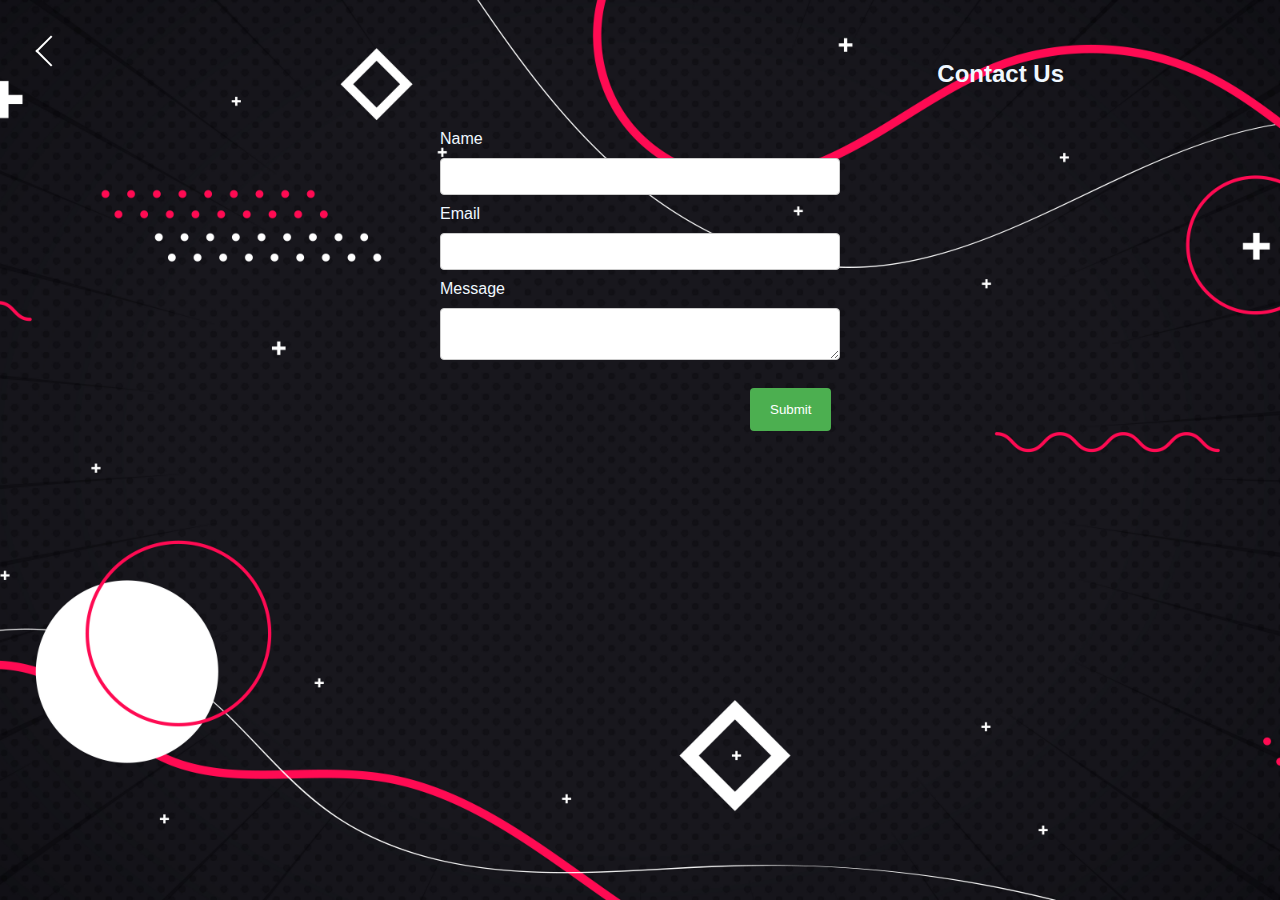
<file: contactus.html>
<!DOCTYPE html>
<html lang="en">

<head>
  <meta charset="UTF-8">
  <meta name="viewport" content="width=device-width, initial-scale=1.0">
  <link rel="website icon" type="png" href="./img/logo.png">
  <title>Contact Us</title>
  <style>
    body {
      font-family: Arial, sans-serif;
      margin: 0px;
      padding: 0px;
      background-image: url(./img/con-us-bg.jpg);
      background-position: center;
      background-repeat: no-repeat;
      background-size: cover;
      height: 100vh;
      width: 100%;
      overflow: hidden;

    }

    label,
    h2 {
      color: aliceblue;
    }

    form {
      max-width: 400px;
      margin: 0 auto;
    }

    input[type="text"],
    input[type="email"],
    textarea {
      width: 100%;
      padding: 10px;
      margin: 10px 0;
      border: 1px solid #ccc;
      border-radius: 4px;
      box-sizing: border-box;
    }

    header {
      position: relative;
      display: flex;
      justify-content: space-between;
      width: 80%;
      height: 50px;
      padding: 40px;

    }

    h2 {
      float: right;
    }

    input[type="submit"] {
      position: absolute;
      background-color: #4CAF50;
      color: rgb(255, 255, 255);
      padding: 14px 20px;
      margin: 90px -90px;
      border: none;
      border-radius: 4px;
      cursor: pointer;
    }

    input[type="submit"]:hover {
      background-color: #45a049;

    }

    .goback-link {

      top: 20px;
      left: 20px;
      width: 40px;
      /* Set width and height for the arrow */
      height: 40px;

      transition: background-color 0.3s ease;
    }


    .goback-link::before {
      content: "";
      position: absolute;

      transform: translate(-50%, -50%);
      width: 20px;
      height: 20px;
      border-top: 2px solid #ffffff;
      border-right: 2px solid #ffffff;
      transform: rotate(-135deg);
    }
  </style>
</head>

<body>
  <header>
    <a href="./index.html" onclick="goBack()" class="goback-link"></a>
    <h2>Contact Us</h2>

  </header>






  <form action="https://formspree.io/f/mgegzrnj" method="POST">
    <label for="name">Name</label>
    <input type="text" id="name" name="name" required>

    <label for="email">Email</label>
    <input type="email" id="email" name="_replyto" required>

    <label for="message">Message</label>
    <textarea id="message" name="message" required></textarea>

    <input type="submit" value="Submit">
  </form>

</body>

</html>
</file>
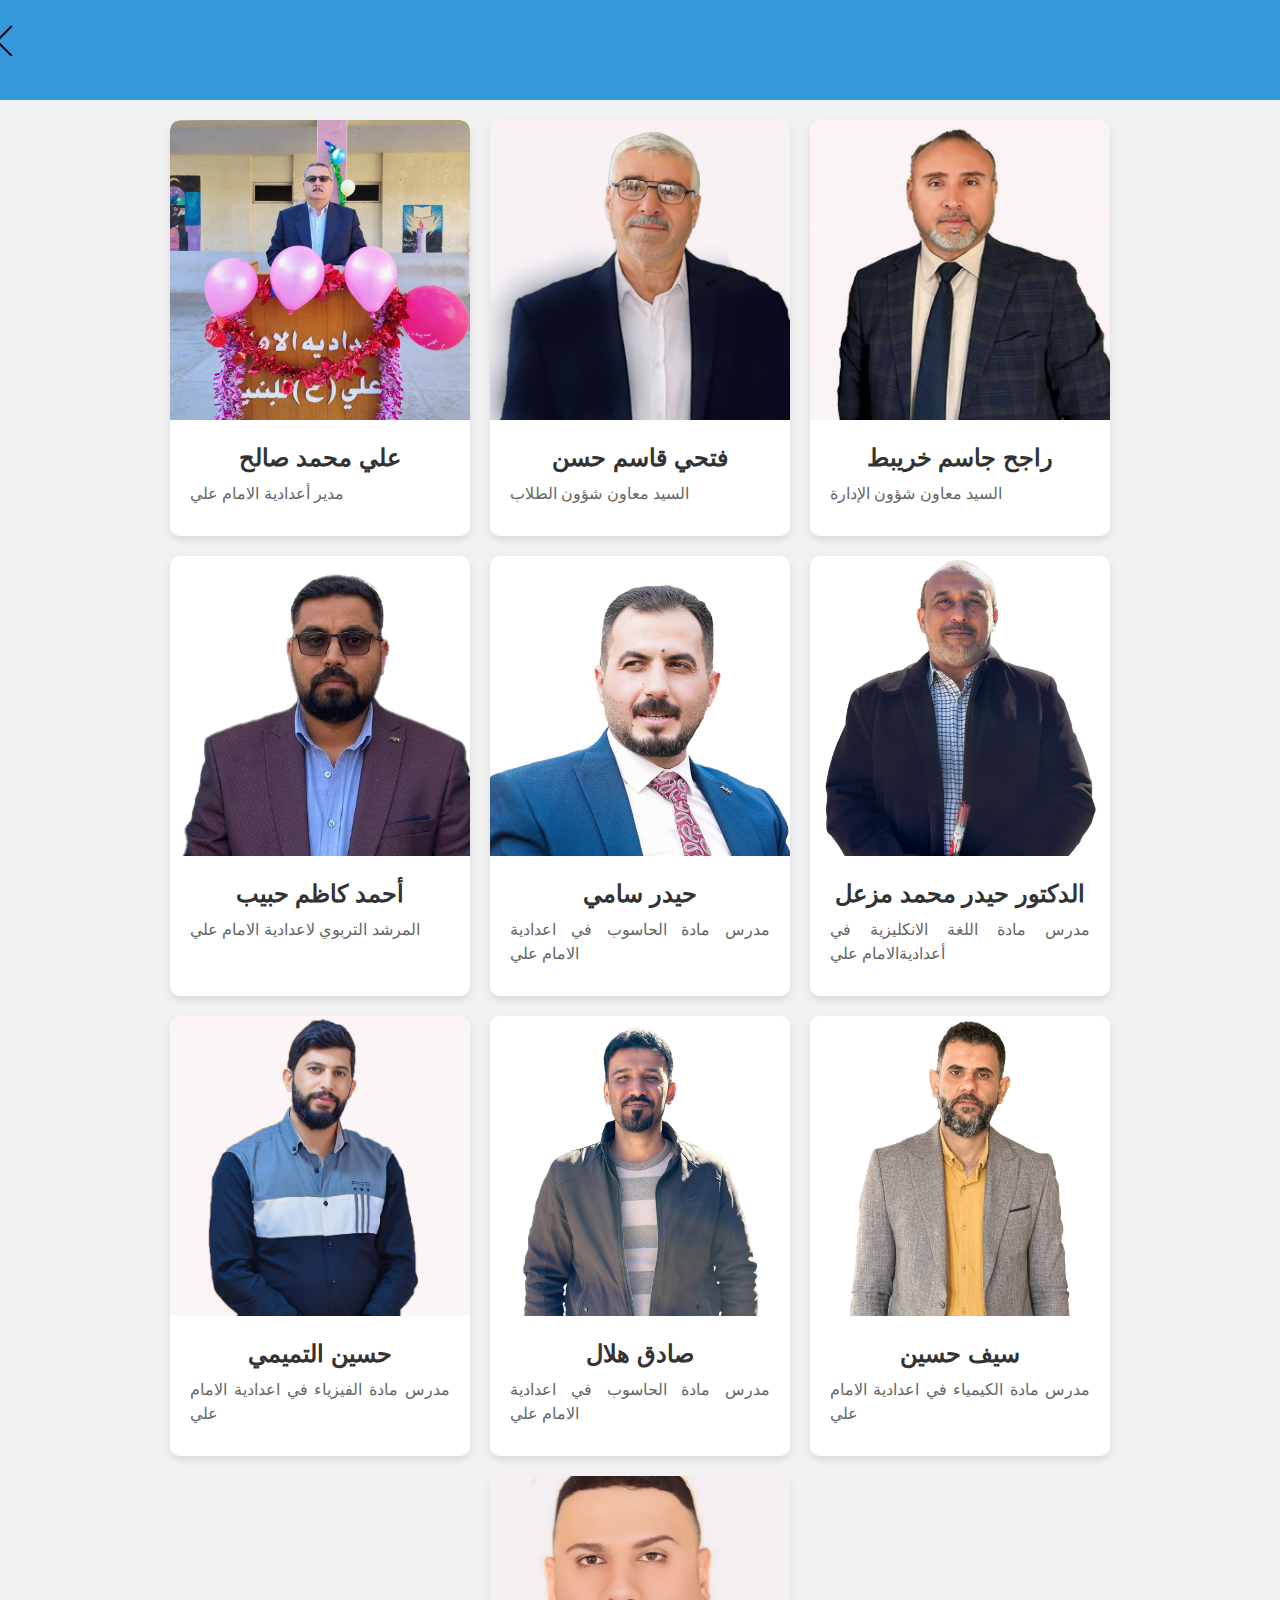
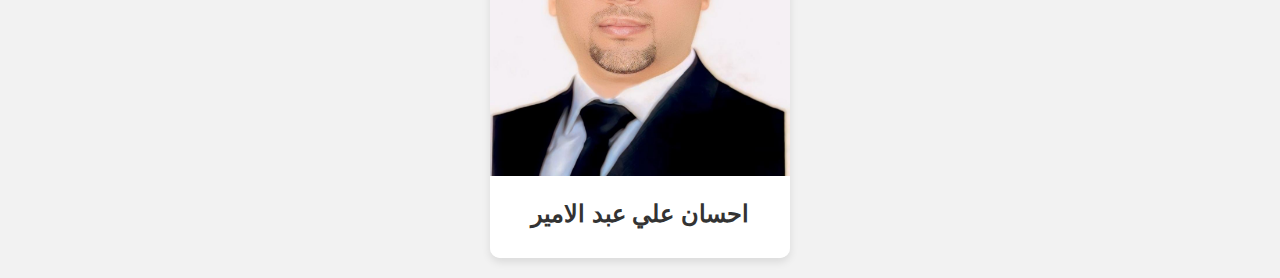
<file: Other-teaachers.html>
<!DOCTYPE html>
<html lang="ar">

<head>

  <meta charset="UTF-8">
  <meta name="viewport" content="width=device-width, initial-scale=1.0">
  <title>Teachers</title>
  <link rel="stylesheet" href="https://cdnjs.cloudflare.com/ajax/libs/font-awesome/5.15.4/css/all.min.css">
  <link rel="website icon" type="png" href="./img/logo.png">
  <style>
    body {
      font-family: 'Segoe UI', Tahoma, Geneva, Verdana, sans-serif;
      margin: 0;
      padding: 0;
      background-color: #f2f2f2;
    }

    .container {
      max-width: 1200px;
      margin: 20px auto;
      display: flex;
      flex-wrap: wrap;
      justify-content: center;
      gap: 20px;
    }

    .card {
      width: 300px;
      background-color: #fff;
      border-radius: 10px;
      overflow: hidden;
      box-shadow: 0 4px 8px rgba(0, 0, 0, 0.1);
      transition: transform 0.3s ease;

    }

    .card:hover {
      transform: translateY(-5px);
    }

    .card img {
      width: 100%;
      height: 300px;
      object-fit: cover;
      border-top-left-radius: 10px;
      border-top-right-radius: 10px;
      transition: transform 0.3s ease;
    }

    .card:hover img {
      transform: scale(1.1);
    }

    .card-content {
      padding: 20px;
      background: linear-gradient(to bottom, rgba(255, 255, 255, 0) 0%, rgba(255, 255, 255, 0.8) 100%);
    }

    .card h2 {
      margin: 0;
      font-size: 24px;
      color: #333;
      text-align: center;
      margin-bottom: 10px;
      transition: color 0.3s ease;
    }

    .card:hover h2 {
      color: #007bff;
    }

    .card p {
      margin: 10px 0;
      font-size: 16px;
      color: #666;
      line-height: 1.5;
      text-align: justify;
    }

    header {

      display: flex;
      justify-content: space-between;
      align-items: center;
      width: 100%;
      height: 100px;
      background-color: #3498db;

    }

    .social-links {
      display: flex;
      justify-content: center;
      margin-top: 20px;
    }

    .social-links a {
      color: #555;
      text-decoration: none;
      margin: 0 10px;
      transition: color 0.3s ease;
    }

    .social-links a:hover {
      color: #007bff;
    }

    .goback-link {



      width: 40px;
      /* Set width and height for the arrow */
      height: 40px;

      transition: background-color 0.3s ease;
    }


    .goback-link::before {
      content: "";
      position: absolute;

      transform: translate(-50%, -50%);
      width: 20px;
      height: 20px;
      border-top: 2px solid #000000;
      border-right: 2px solid #000000;
      transform: rotate(-135deg);
    }
  </style>
</head>

<body>
  <header>
    <a href="./index.html" onclick="goBack()" class="goback-link"></a>


  </header>

  <div class="container">
    <div class="card">
      <img src="./img/المدير.png" alt="المدير">
      <div class="card-content">
        <h2> علي محمد صالح </h2>
        <p>مدير أعدادية الامام علي</p>

      </div>
    </div>
    <div class="card">
      <img src="./img/155fdaac-3ef8-4aea-ab3d-0bfa14a8ba0f.jpg" alt="فتحي">
      <div class="card-content">
        <h2> فتحي قاسم حسن </h2>
        <p> السيد معاون شؤون الطلاب </p>

      </div>
    </div>
    <div class="card">
      <img src="./img/9b2e3109-98de-46f2-8960-1015fe8a9db9.jpg" alt="راجح ">
      <div class="card-content">
        <h2> راجح جاسم خريبط </h2>
        <p>السيد معاون شؤون الإدارة</p>

      </div>
    </div>
    <div class="card">
      <img src="./img/مرشد.png" alt="احمد">
      <div class="card-content">
        <h2>أحمد كاظم حبيب</h2>
        <p>المرشد التربوي لاعدادية الامام علي</p>

      </div>
    </div>
    <div class="card">
      <img src="./img/حيدر.jpg" alt="حيدر سامي">
      <div class="card-content">
        <h2>حيدر سامي</h2>
        <p>مدرس مادة الحاسوب في اعدادية الامام علي</p>

      </div>
    </div>
 

    <div class="card">
      <img src="./img/حيدلا.png" alt="دكتور حيدر">
      <div class="card-content">
        <h2>الدكتور حيدر محمد مزعل</h2>
        <p>مدرس مادة اللغة الانكليزية في أعداديةالامام علي</p>

      </div>
    </div>



    <div class="card">
      <img src="./img/حسين.jpg" alt="حسين التميمي">
      <div class="card-content">
        <h2>حسين التميمي</h2>
        <p>مدرس مادة الفيزياء في اعدادية الامام علي</p>

      </div>
    </div>

    <div class="card">
      <img src="./img/صادق.png" alt="صادق هلال">
      <div class="card-content">
        <h2>صادق هلال</h2>
        <p>مدرس مادة الحاسوب في اعدادية الامام علي</p>

      </div>
    </div>

    <div class="card">
      <img src="./img/سيفي.png" alt="سيف حسين">
      <div class="card-content">
        <h2>سيف حسين</h2>
        <p>مدرس مادة الكيمياء في اعدادية الامام علي</p>

      </div>
    </div>
    <div class="card">
      <img src="./img/احسان.jpeg" alt="احسان">
      <div class="card-content">
        <h2>احسان علي عبد الامير</h2>
        <p></p>

      </div>
    </div>




  </div>

</body>

</html>
</file>
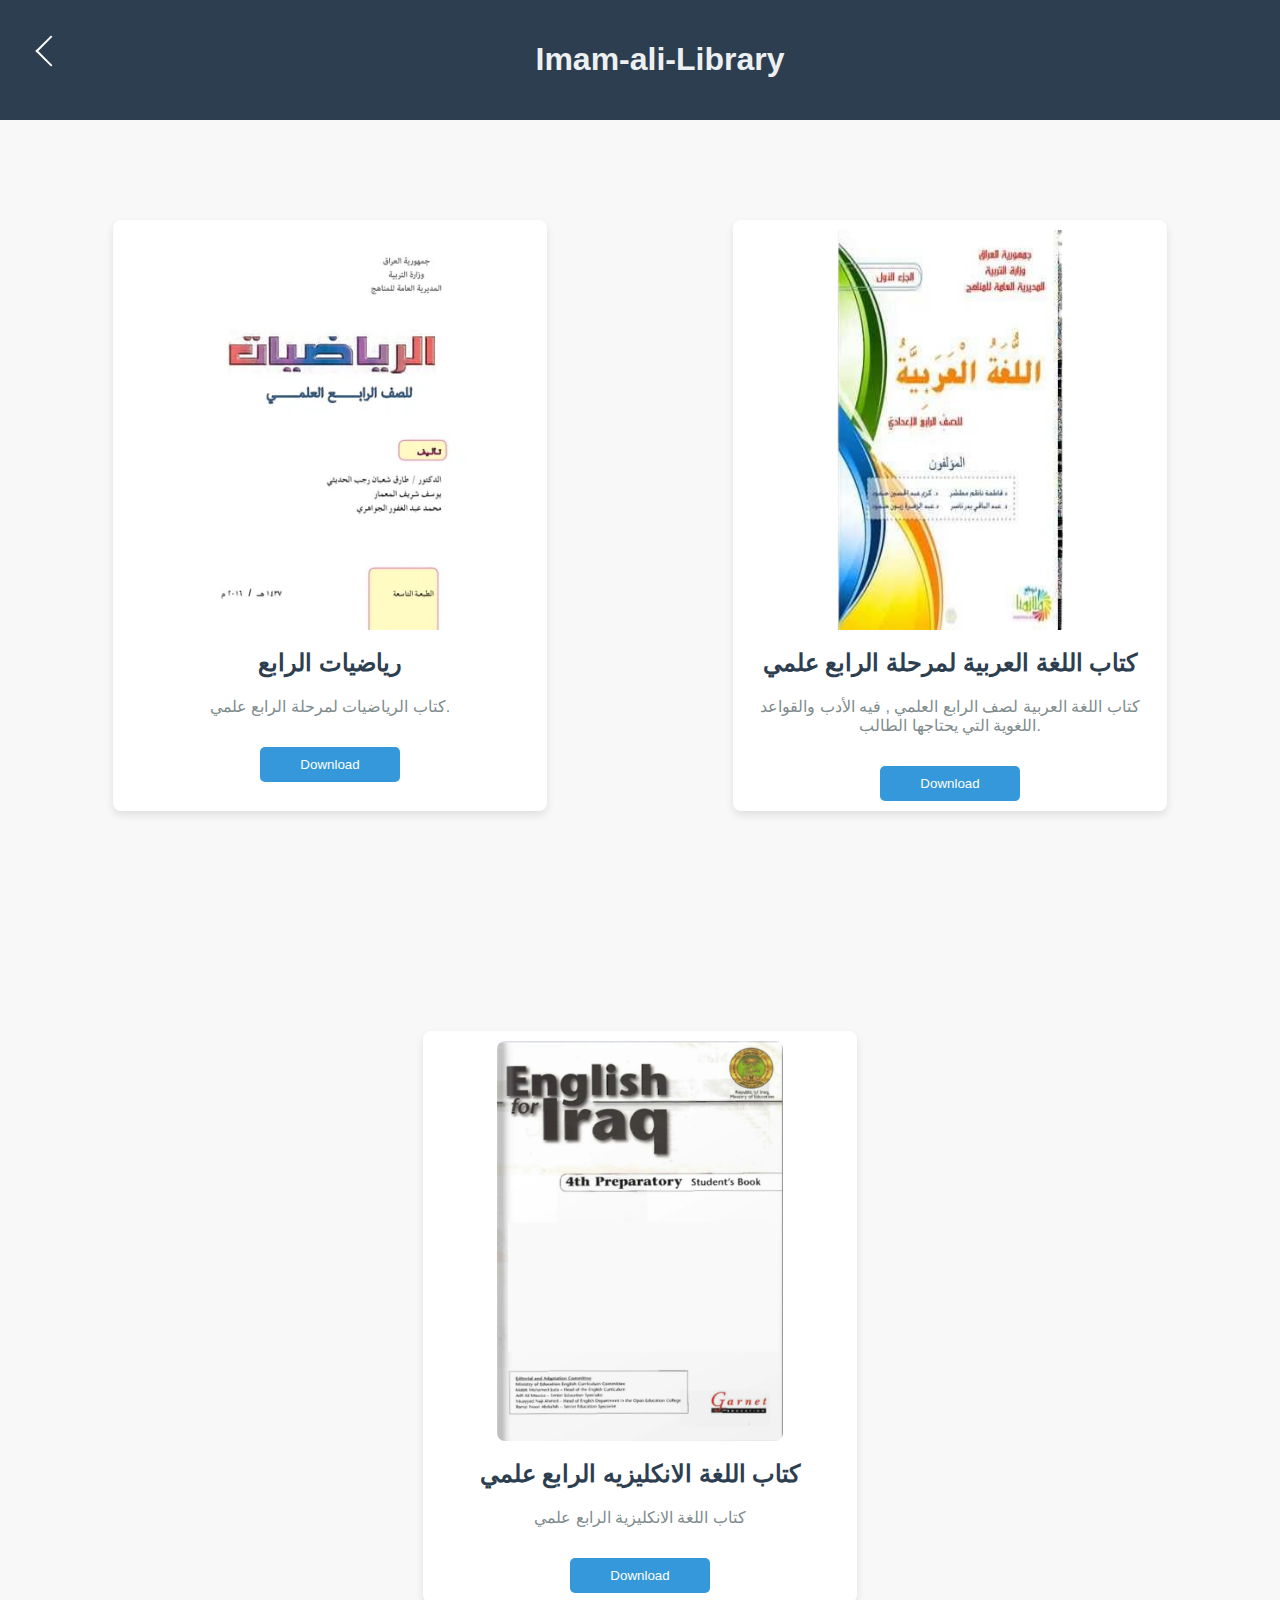
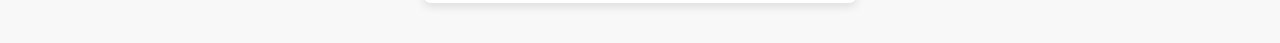
<file: lib-grades/4th-Grade-lib.html>
<!DOCTYPE html>
<html lang="en">

<head>
    <meta charset="UTF-8">
    <meta name="viewport" content="width=device-width, initial-scale=1.0">
    <title>Imam-ali-Library-Books</title>
    <link rel="stylesheet" href="../lib-style.css">
    <link rel="website icon" type="png" href="../img/logo.png">
</head>

<body>

    <header>

        <a href="../index.html" onclick="goBack()" class="goback-link"></a>

        <h1>Imam-ali-Library</h1>
    </header>

    <main>
        <section>
            <div class="card">
                <img src="../img/4linerlmath.webp" alt="Card Image 1">
                <h2>رياضيات الرابع</h2>
                <p>كتاب الرياضيات لمرحلة الرابع علمي.</p>
                <button><a href="https://mlazemna.com/4thabkmth/"> Download</a></button>
            </div>
        </section>

        <section>
            <div class="card">
                <img src="../img/ar.png" alt="Card Image 2">
                <h2>كتاب اللغة العربية لمرحلة الرابع علمي</h2>
                <p>كتاب اللغة العربية لصف الرابع العلمي , فيه الأدب والقواعد اللغوية التي يحتاجها الطالب.</p>
                <button><a href="https://up.mlazemna.com/b4thar1/"> Download</a></button>
            </div>
        </section>

        <section>
            <div class="card">
                <img src="../img/كتاب-الطالب-انكليزي-رابع-علمي.png" alt="Card Image 3">
                <h2>كتاب اللغة الانكليزيه الرابع علمي </h2>
                <p>كتاب اللغة الانكليزية الرابع علمي</p>
                <button><a href="https://mlazemna.com/4thabken/"> Download</a></button>
            </div>
        </section>



 








    </main>

</body>

</html>
</file>
<file: lib-style.css>
/* styles.css */
body {
    font-family: 'Roboto', Arial, sans-serif;
    margin: 0;
    padding: 0;
    box-sizing: border-box;
    background-color: #f8f8f8;
}

header {
    z-index: 99999;
    width: 100%;
    position: fixed;
    text-align: center;
    padding: 20px;
    background-color: #2c3e50;
    color: #ecf0f1;
  
}

main {
    display: flex;
    flex-wrap: wrap;
    justify-content: space-around;
  
    padding: 20px;


}

section {
    
    width: 35%;
    margin: 20px 0;
    background-color: #fff;
    box-shadow: 0 4px 8px rgba(0, 0, 0, 0.1);
    border-radius: 8px;
    overflow: hidden;
    transition: transform 0.3s ease-in-out;
    margin-top: 200px;
}

section:hover {
    transform: scale(1.05);
}

.card {
    padding: 10px;
    text-align: center;
}

img {
    max-width: 100%;
    height: 400px;
    border-radius: 8px;
}

h2 {
    margin-top: 15px;
    color: #2c3e50;
}

p {
    margin-top: 10px;
    color: #7f8c8d;
}


button {
    margin-top: 15px;
    padding: 10px 20px;
    background-color: #3498db;
    color: #fff;
    border: none;
    border-radius: 5px;
    cursor: pointer;
    transition: background-color 0.3s ease-in-out;
}
button a {
    margin-top: 15px;
    padding: 10px 20px;
    background-color: #3498db;
    color: #fff;
    border: none;
    border-radius: 5px;
    cursor: pointer;
    transition: background-color 0.3s ease-in-out;
}

button:hover {
    background-color: #2980b9;
}
a {
    text-decoration: none;
}

/* Media Queries for Responsive Design */
@media only screen and (max-width: 768px) {
    section {
        width: 100%;
    }
}
/* CSS */

.goback-link {
    position: fixed;
    top: 20px;
    left: 20px;
    width: 40px; /* Set width and height for the arrow */
    height: 40px;
    
    transition: background-color 0.3s ease;
  }
  
  .goback-link::before {
    content: "";
    position: absolute;
    top: 50%;
    left: 50%;
    transform: translate(-50%, -50%);
    width: 20px;
    height: 20px;
    border-top: 2px solid #fff;
    border-right: 2px solid #fff;
    transform: rotate(-135deg);
  }
</file>
